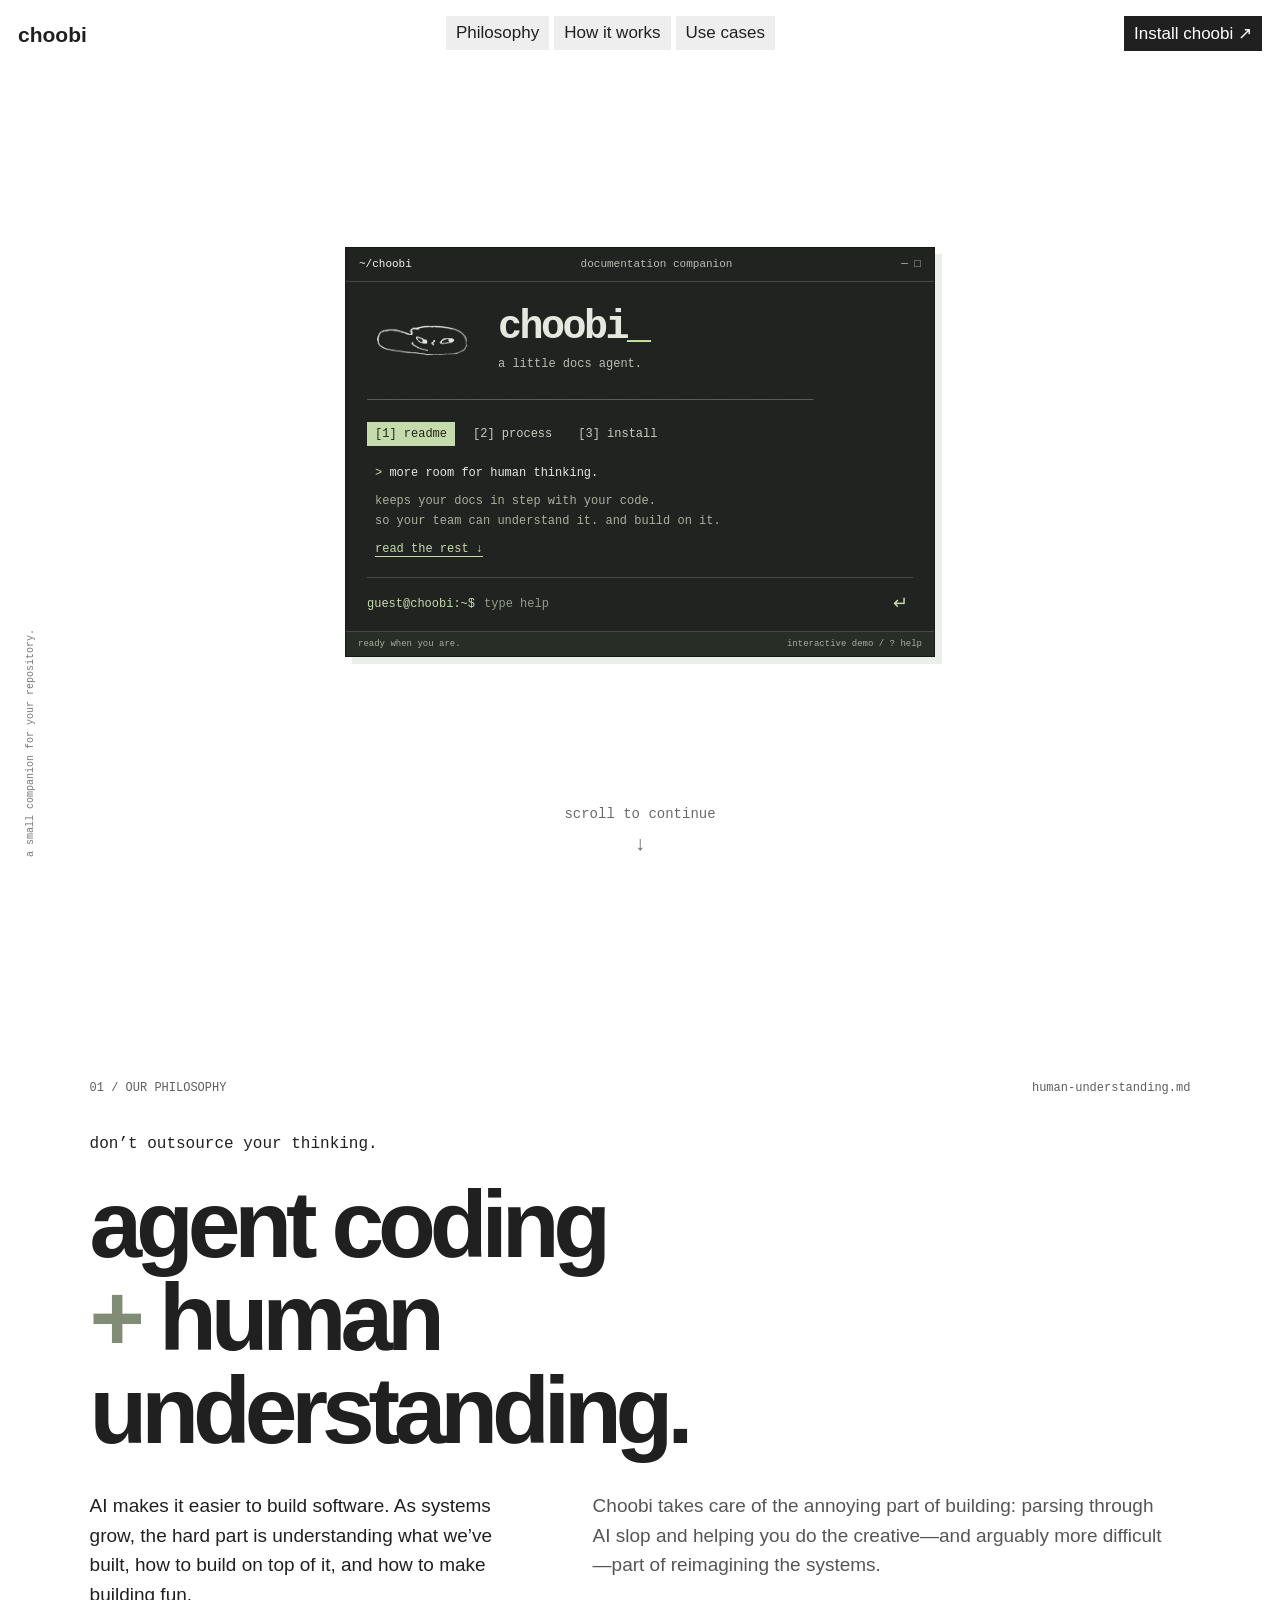
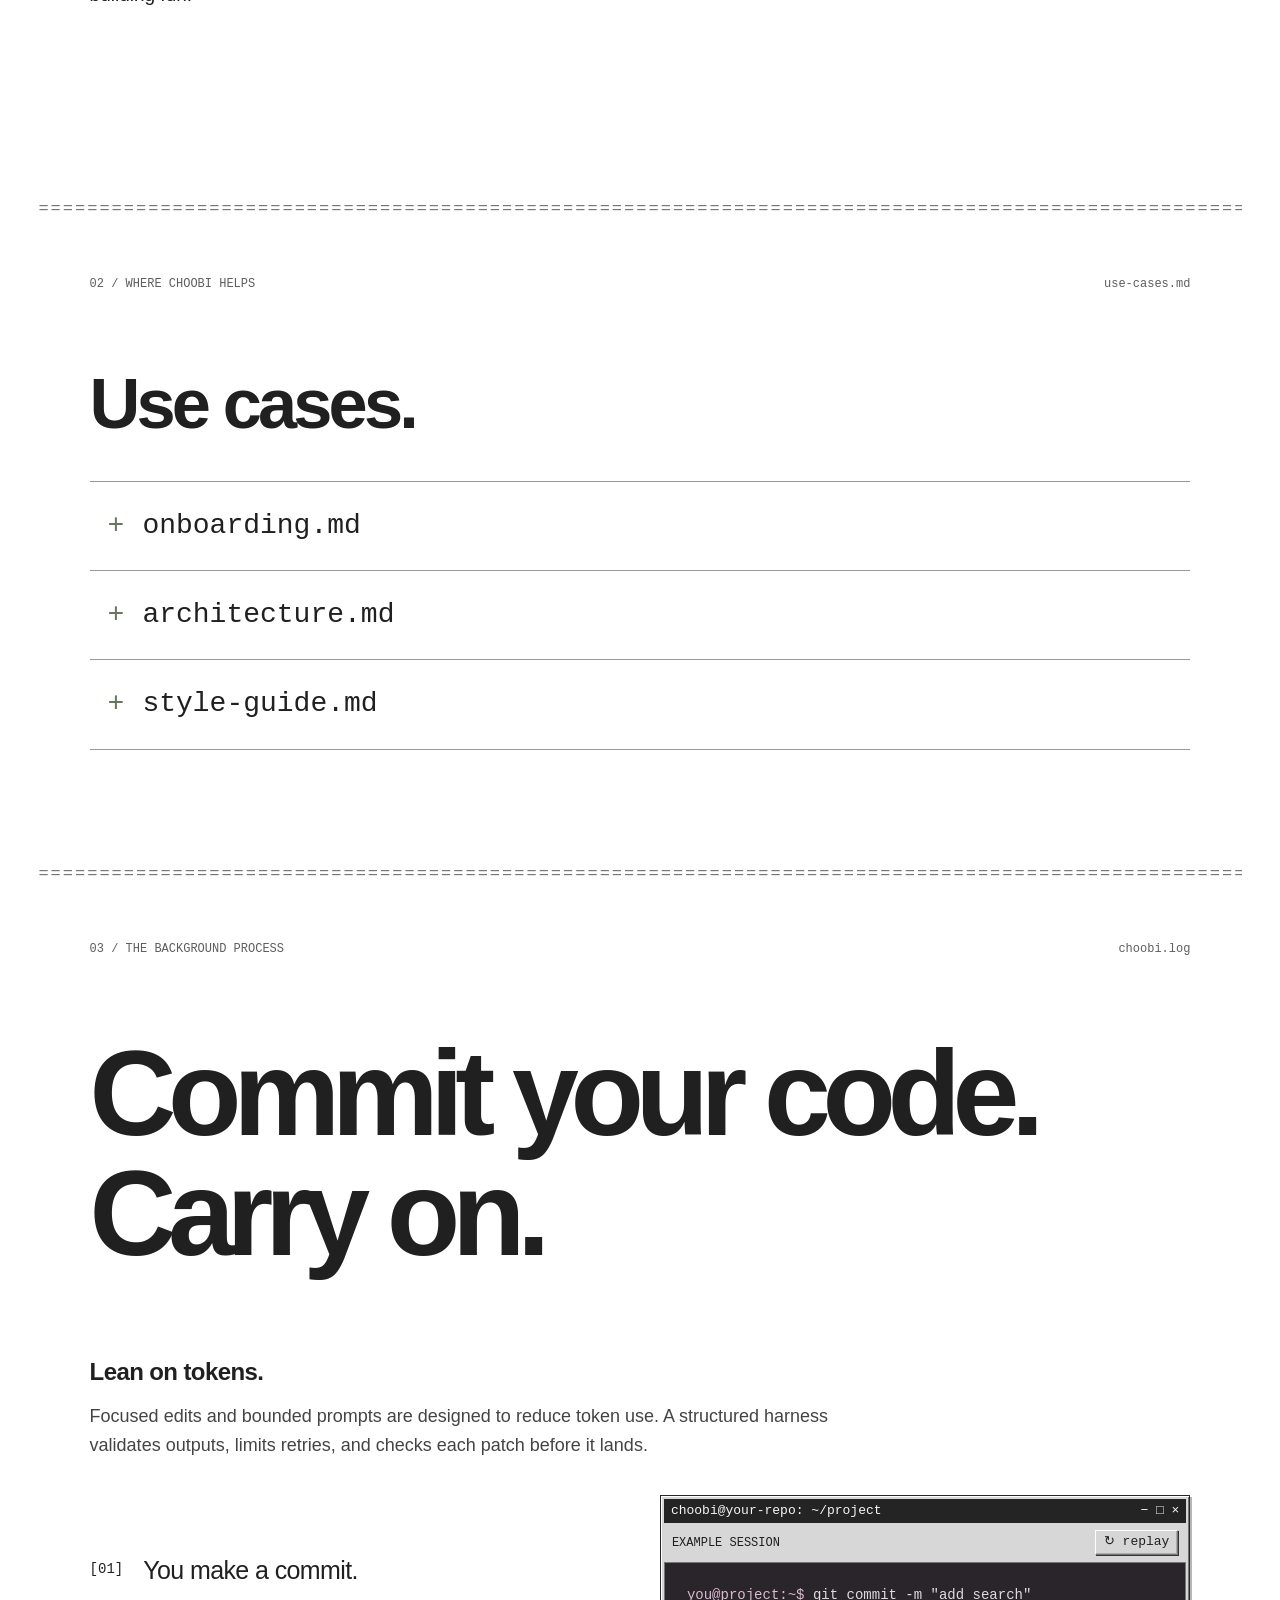
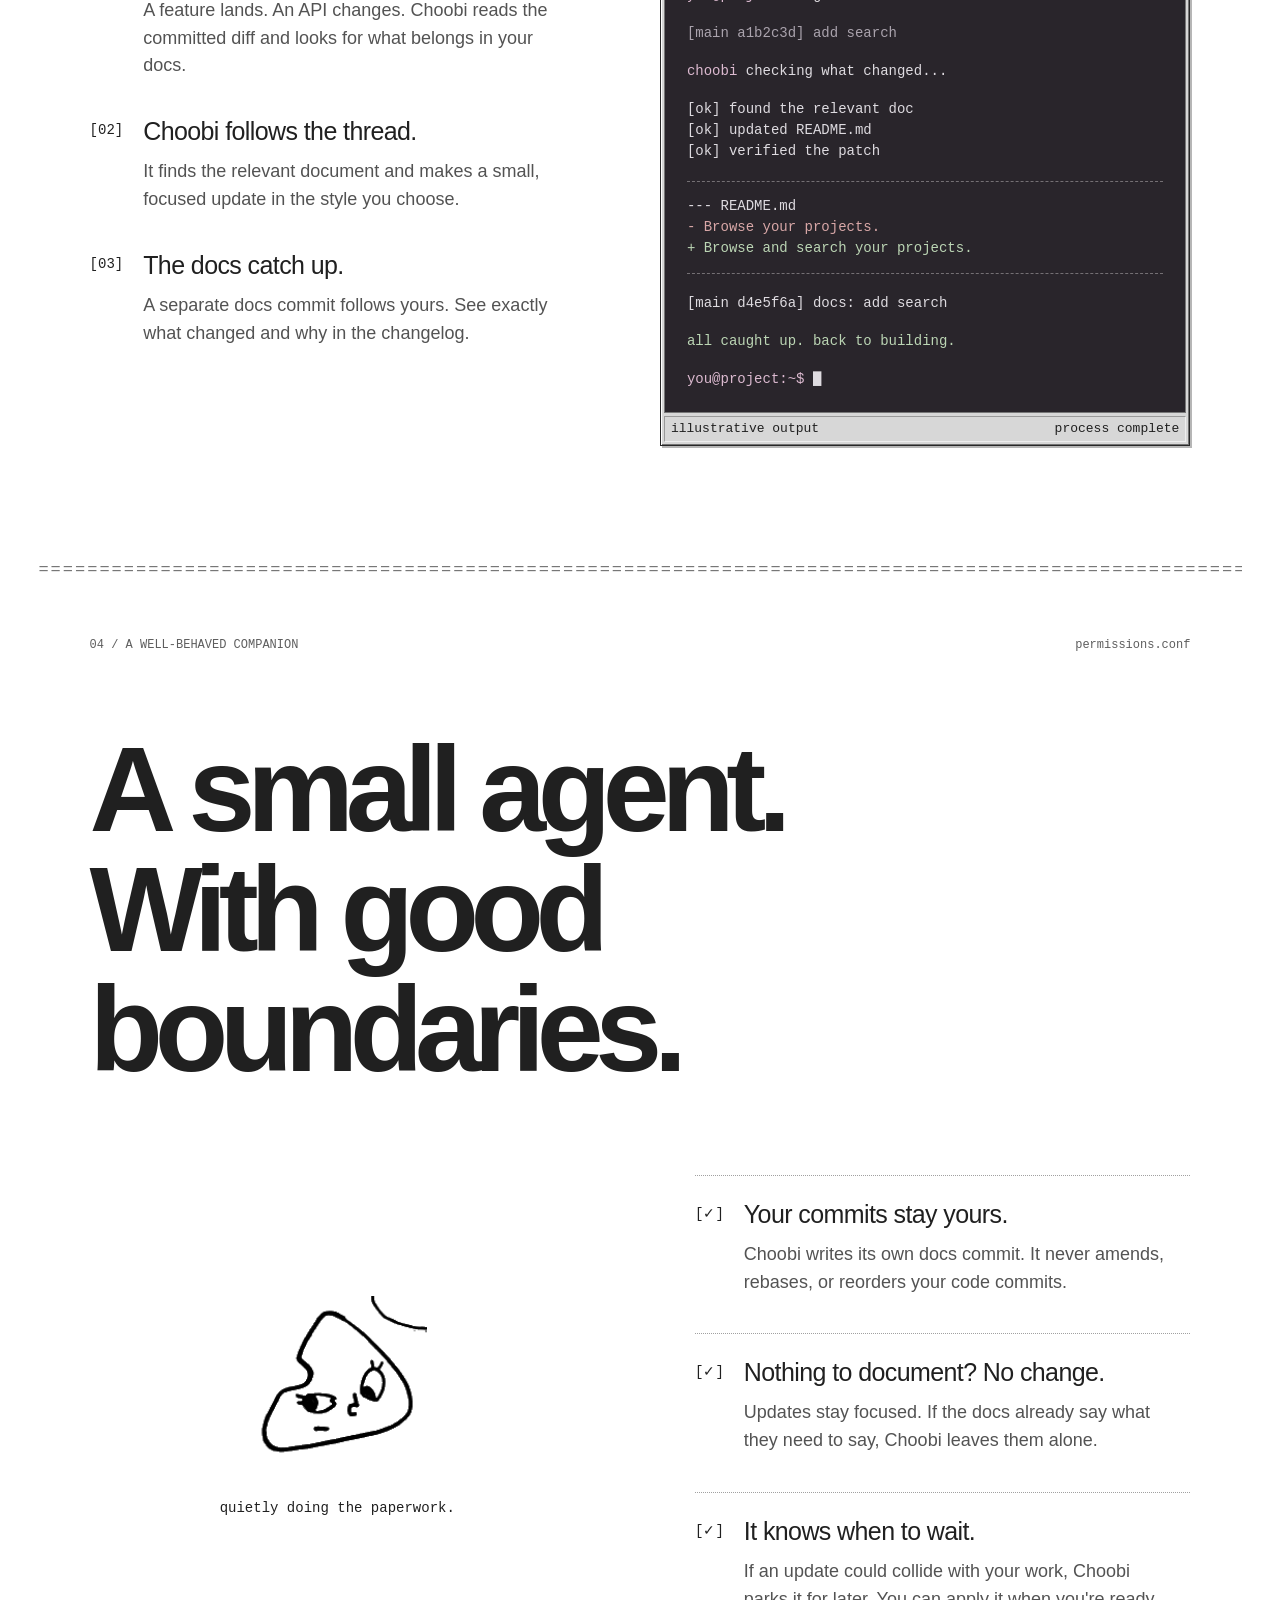
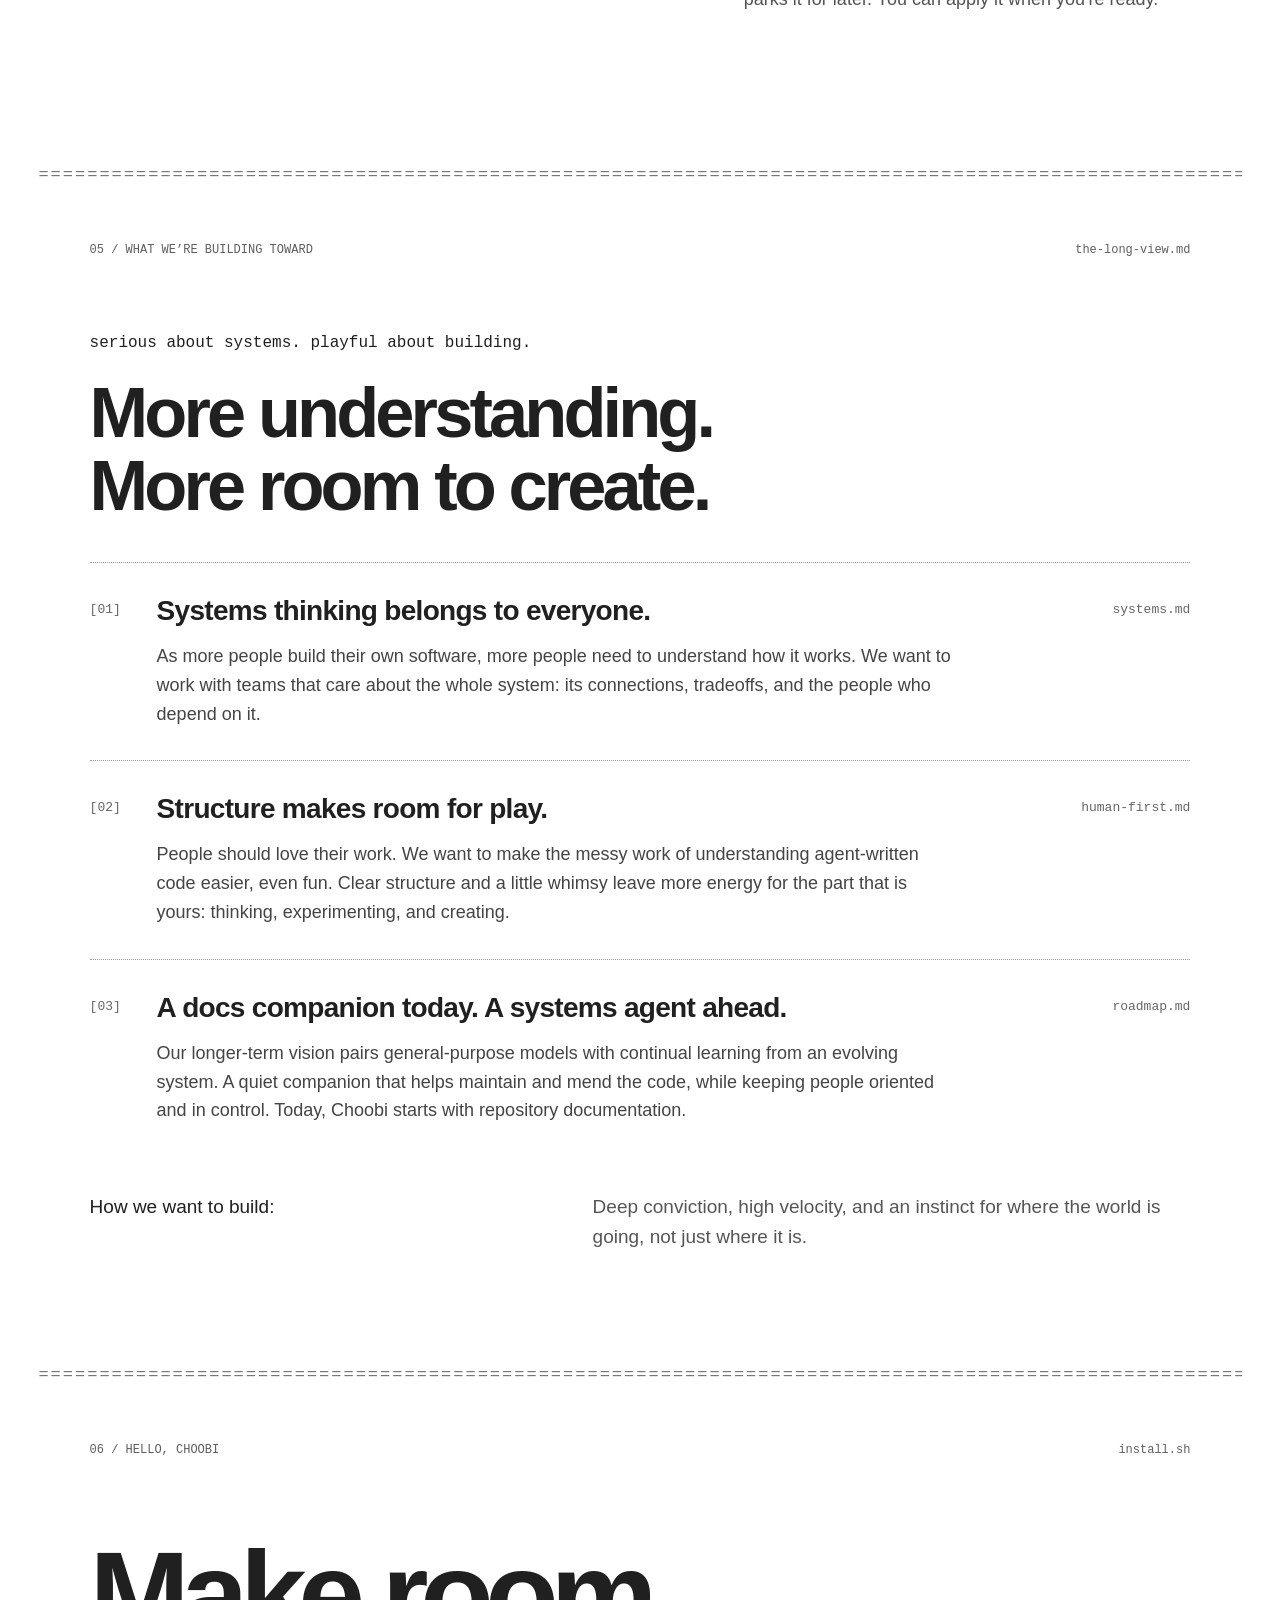
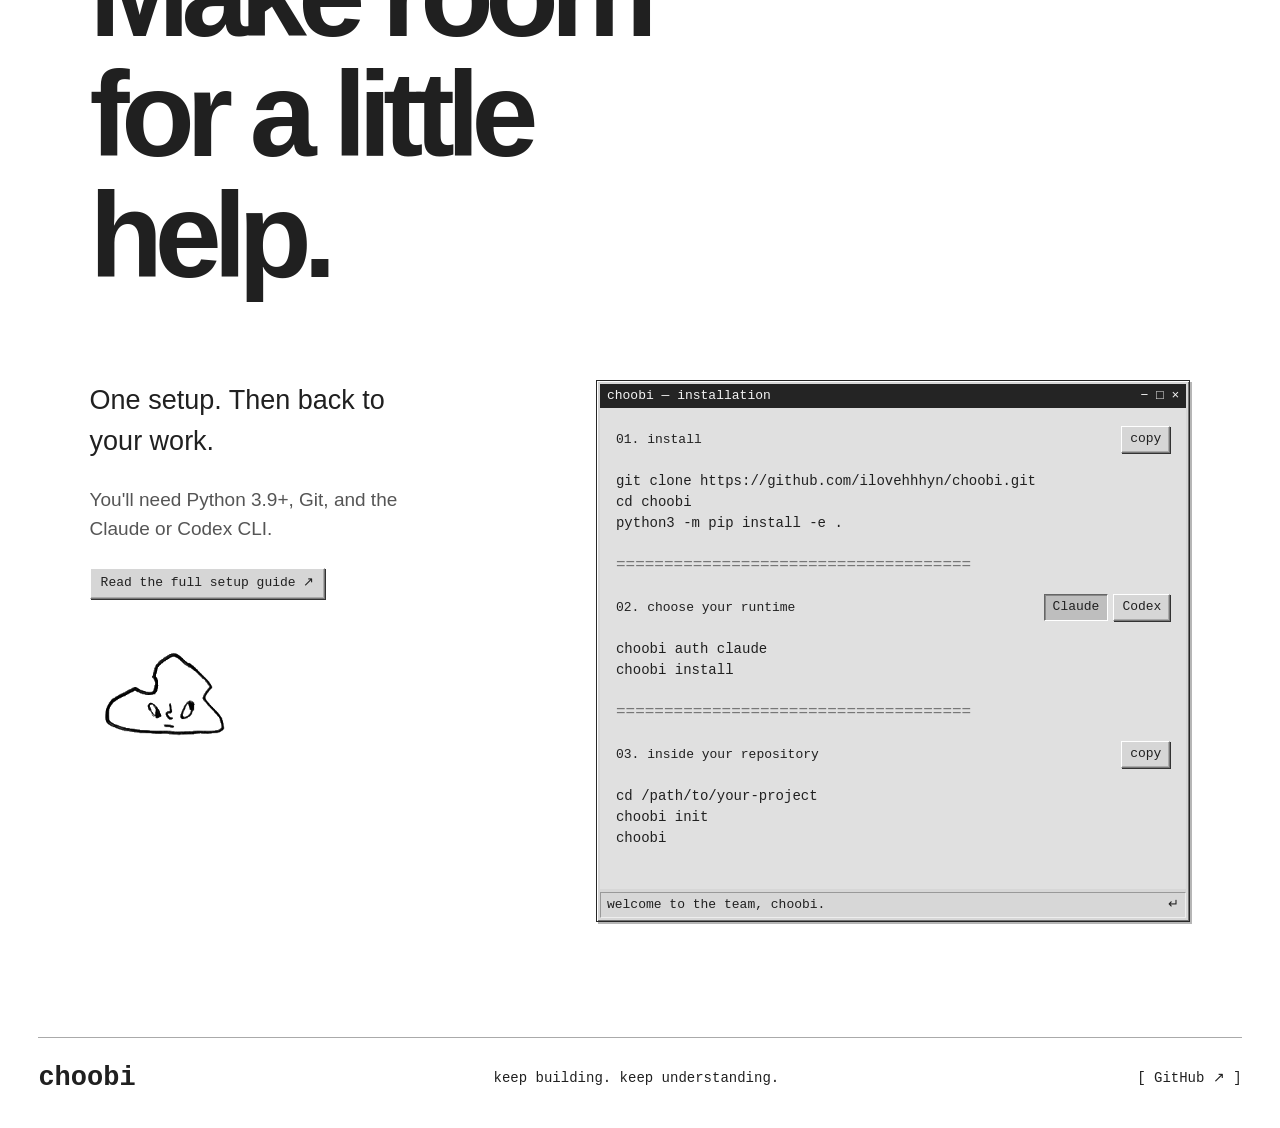
<file: index.html>
<!doctype html>
<html lang="en"><head><meta charset="UTF-8"><meta name="viewport" content="width=device-width,initial-scale=1"><meta name="description" content="Choobi keeps repository documentation in step with your code, so your team can understand complex systems, share context, and keep creating."><title>choobi — keep building. keep understanding.</title><link rel="stylesheet" href="style.da49f29218da.css"><link rel="icon" href="assets/face-1.png"></head><body>
<header class="nav"><a class="brand" href="#">choobi</a><nav aria-label="Main navigation"><a href="#about">Philosophy</a><a href="#workflow">How it works</a><a href="#use-cases">Use cases</a></nav><a class="nav-install" href="#install">Install choobi ↗</a></header>
<main><section class="desktop" aria-label="Meet Choobi"><div class="tui" aria-label="Choobi interactive terminal demo"><div class="tui-top"><span>~/choobi</span><span>documentation companion</span><span aria-hidden="true">─ □</span></div><div class="tui-heading"><button id="pet" aria-label="Say hello to Choobi"><img id="hero-face" src="assets/face-1.png" alt="Choobi's hand-drawn face"></button><div><h1>choobi<span class="tui-cursor" aria-hidden="true">_</span></h1><p>a little docs agent.</p></div></div><div class="tui-divider" aria-hidden="true">──────────────────────────────────────────────────────────────</div><div class="tui-nav" role="group" aria-label="Explore Choobi"><button data-screen="about" aria-pressed="true">[1] readme</button><button data-screen="workflow" aria-pressed="false">[2] process</button><button data-screen="install" aria-pressed="false">[3] install</button></div><div class="tui-panel" id="tui-panel" aria-live="polite"><p><span class="tui-mark">&gt;</span> more room for human thinking.</p><p class="tui-muted">keeps your docs in step with your code.<br>so your team can understand it. and build on it.</p><a id="tui-link" href="#about">read the rest ↓</a></div><form id="tui-form" class="tui-command"><label for="tui-input">guest@choobi:~$</label><input id="tui-input" autocomplete="off" autocapitalize="off" spellcheck="false" placeholder="type help" maxlength="80" aria-label="Try a demo command, such as help or hello"><button type="submit" aria-label="Run demo command">↵</button></form><div class="tui-status"><span id="hello" aria-live="polite">ready when you are.</span><span>interactive demo / ? help</span></div></div><a class="scroll-cue" href="#about">scroll to continue<br><span>↓</span></a><span class="desktop-note">a small companion for your repository.</span></section>
<section class="page-section philosophy" id="about"><div class="section-meta"><span>01 / OUR PHILOSOPHY</span><span>human-understanding.md</span></div><p class="philosophy-kicker">don’t outsource your thinking.</p><h2 aria-label="agent coding + human understanding">agent coding<br><span class="philosophy-plus">+</span> human<br>understanding.</h2><div class="philosophy-bottom"><p>AI makes it easier to build software. As systems grow, the hard part is understanding what we’ve built, how to build on top of it, and how to make building fun.</p><p>Choobi takes care of the annoying part of building: parsing through AI slop and helping you do the creative—and arguably more difficult—part of reimagining the systems.</p></div></section>
<div class="ascii-divider" aria-hidden="true">================================================================================================================================================================================</div>
<section class="page-section use-cases" id="use-cases"><div class="section-meta"><span>02 / WHERE CHOOBI HELPS</span><span>use-cases.md</span></div><h2>Use cases.</h2><div class="file-list">
<details><summary>onboarding.md</summary><div class="file-content"><h3>The internal docs people actually need.</h3><p>Make the system legible to the people building it—and the next person joining. Track versions, explain how the pieces fit, and preserve context across architecture, workflows, onboarding, and API updates.</p></div></details>
<details><summary>architecture.md</summary><div class="file-content"><h3>Help agents and humans understand the system.</h3><p>Markdown files are often an agent’s first point of reference. Keeping the architecture documented helps agents understand how the system fits together—and helps your team notice redundancies, contradictions, and places to simplify.</p></div></details>
<details><summary>style-guide.md</summary><div class="file-content"><h3>Standardize how your team understands.</h3><p>Choose a shared tone and structure, or start with Choobi’s defaults. Keep internal docs consistent and readable at a glance, so everyone can follow what changed and how the pieces fit.</p></div></details>
</div></section>
<div class="ascii-divider" aria-hidden="true">================================================================================================================================================================================</div>
<section class="page-section workflow" id="workflow"><div class="section-meta"><span>03 / THE BACKGROUND PROCESS</span><span>choobi.log</span></div><h2>Commit your code.<br>Carry on.</h2><div class="token-note"><h3>Lean on tokens.</h3><p>Focused edits and bounded prompts are designed to reduce token use. A structured harness validates outputs, limits retries, and checks each patch before it lands.</p></div><div class="workflow-grid"><div class="steps"><article><span>[01]</span><div><h3>You make a commit.</h3><p>A feature lands. An API changes. Choobi reads the committed diff and looks for what belongs in your docs.</p></div></article><article><span>[02]</span><div><h3>Choobi follows the thread.</h3><p>It finds the relevant document and makes a small, focused update in the style you choose.</p></div></article><article><span>[03]</span><div><h3>The docs catch up.</h3><p>A separate docs commit follows yours. See exactly what changed and why in the changelog.</p></div></article></div><div class="window terminal-window"><div class="titlebar"><span>choobi@your-repo: ~/project</span><span aria-hidden="true">− □ ×</span></div><div class="terminal-toolbar"><span>EXAMPLE SESSION</span><button id="replay" class="retro-button">↻ replay</button></div><div class="terminal-screen" id="demo" aria-live="polite"><p><span class="prompt">you@project:~$</span> git commit -m "add search"</p><p class="muted">[main a1b2c3d] add search</p><p><span class="prompt">choobi</span> checking what changed...</p><p>  [ok] found the relevant doc<br>  [ok] updated README.md<br>  [ok] verified the patch</p><div class="terminal-diff"><span>--- README.md</span><del>- Browse your projects.</del><ins>+ Browse and search your projects.</ins></div><p>[main d4e5f6a] docs: add search</p><p class="terminal-success">all caught up. back to building.</p><p><span class="prompt">you@project:~$</span> <span class="cursor">█</span></p></div><div class="statusbar"><span>illustrative output</span><span>process complete</span></div></div></div></section>
<div class="ascii-divider" aria-hidden="true">================================================================================================================================================================================</div>
<section class="page-section boundaries" id="boundaries"><div class="section-meta"><span>04 / A WELL-BEHAVED COMPANION</span><span>permissions.conf</span></div><h2>A small agent.<br>With good<br>boundaries.</h2><div class="boundary-grid"><div class="boundary-illustration"><img src="assets/face-13.png" alt="Choobi quietly keeping an eye on the docs"><p>quietly doing the paperwork.</p></div><div class="rules"><article><span>[✓]</span><div><h3>Your commits stay yours.</h3><p>Choobi writes its own docs commit. It never amends, rebases, or reorders your code commits.</p></div></article><article><span>[✓]</span><div><h3>Nothing to document? No change.</h3><p>Updates stay focused. If the docs already say what they need to say, Choobi leaves them alone.</p></div></article><article><span>[✓]</span><div><h3>It knows when to wait.</h3><p>If an update could collide with your work, Choobi parks it for later. You can apply it when you're ready.</p></div></article></div></div></section>
<div class="ascii-divider" aria-hidden="true">================================================================================================================================================================================</div>
<section class="page-section use-cases vision" id="vision"><div class="section-meta"><span>05 / WHAT WE’RE BUILDING TOWARD</span><span>the-long-view.md</span></div><p class="philosophy-kicker">serious about systems. playful about building.</p><h2>More understanding.<br>More room to create.</h2><div class="use-case-list"><article><span class="case-number">[01]</span><div><h3>Systems thinking belongs to everyone.</h3><p>As more people build their own software, more people need to understand how it works. We want to work with teams that care about the whole system: its connections, tradeoffs, and the people who depend on it.</p></div><span class="case-file">systems.md</span></article><article><span class="case-number">[02]</span><div><h3>Structure makes room for play.</h3><p>People should love their work. We want to make the messy work of understanding agent-written code easier, even fun. Clear structure and a little whimsy leave more energy for the part that is yours: thinking, experimenting, and creating.</p></div><span class="case-file">human-first.md</span></article><article><span class="case-number">[03]</span><div><h3>A docs companion today. A systems agent ahead.</h3><p>Our longer-term vision pairs general-purpose models with continual learning from an evolving system. A quiet companion that helps maintain and mend the code, while keeping people oriented and in control. Today, Choobi starts with repository documentation.</p></div><span class="case-file">roadmap.md</span></article></div><div class="philosophy-bottom"><p>How we want to build:</p><p>Deep conviction, high velocity, and an instinct for where the world is going, not just where it is.</p></div></section>
<div class="ascii-divider" aria-hidden="true">================================================================================================================================================================================</div>
<section class="page-section install" id="install"><div class="section-meta"><span>06 / HELLO, CHOOBI</span><span>install.sh</span></div><h2>Make room<br>for a little<br>help.</h2><div class="install-grid"><div class="install-copy"><p>One setup. Then back to your work.</p><p>You'll need Python 3.9+, Git, and the Claude or Codex CLI.</p><a class="retro-button" href="https://github.com/ilovehhhyn/choobi#install">Read the full setup guide ↗</a><img src="assets/face-18.png" alt="Choobi says hello"></div><div class="window setup-window"><div class="titlebar"><span>choobi — installation</span><span aria-hidden="true">− □ ×</span></div><div class="setup-content"><div class="code-label"><span>01. install</span><button class="retro-button copy" data-copy="install-code">copy</button></div><pre id="install-code">git clone https://github.com/ilovehhhyn/choobi.git
cd choobi
python3 -m pip install -e .</pre><div class="mini-divider" aria-hidden="true">=====================================</div><div class="code-label"><span>02. choose your runtime</span><div class="runtime-tabs" role="group" aria-label="Runtime"><button class="retro-button" aria-pressed="true" data-runtime="claude">Claude</button><button class="retro-button" aria-pressed="false" data-runtime="codex">Codex</button></div></div><pre id="runtime-code">choobi auth claude
choobi install</pre><div class="mini-divider" aria-hidden="true">=====================================</div><div class="code-label"><span>03. inside your repository</span><button class="retro-button copy" data-copy="repo-code">copy</button></div><pre id="repo-code">cd /path/to/your-project
choobi init
choobi</pre></div><div class="statusbar"><span id="copy-status" aria-live="polite">welcome to the team, choobi.</span><span>↵</span></div></div></div></section></main>
<footer><a href="#">choobi</a><span>keep building. keep understanding.</span><a href="https://github.com/ilovehhhyn/choobi">[ GitHub ↗ ]</a></footer><script src="app.f30dc79935a1.js"></script></body></html>
</file>
<file: style.da49f29218da.css>
:root{--ink:#202020;--paper:#fff;--gray:#d7d7d7;--mono:'SFMono-Regular',Consolas,'Liberation Mono',monospace;--sans:Arial,Helvetica,sans-serif}*{box-sizing:border-box}html{scroll-behavior:smooth;scroll-padding-top:40px}body{margin:0;background:var(--paper);color:var(--ink);font-family:var(--sans)}a{color:inherit;text-decoration:none}button{font:inherit;color:inherit;cursor:pointer}button,a{-webkit-tap-highlight-color:transparent}a:focus-visible,button:focus-visible{outline:2px dashed #9d3f88;outline-offset:5px}.nav{position:absolute;top:16px;left:18px;right:18px;display:flex;justify-content:space-between;align-items:start;gap:20px;z-index:5}.nav a{display:block;background:#eee;padding:7px 10px;font-size:17px}.nav .brand{font-weight:700;font-size:21px;background:#fff;padding-left:0}.nav nav{display:flex;gap:5px}.nav .nav-install{background:var(--ink);color:white}.nav a:hover{background:#d5d5d5;color:#111}.desktop{min-height:740px;height:100svh;position:relative;display:grid;place-items:center;padding:110px 20px 130px}.window{background:var(--gray);border:1px solid #272727;padding:3px;box-shadow:inset 1px 1px #fff,inset -1px -1px #737373,2px 2px 0 #b6b6b6;font-family:var(--mono)}.welcome-window{width:356px;max-width:100%;transform:translateY(18px)}.titlebar{display:flex;justify-content:space-between;align-items:center;gap:15px;background:#242424;color:#f5f5f5;padding:5px 7px;font:16px/1.1 var(--mono)}.titlebar>span:last-child{white-space:nowrap}.window-menu{font:14px var(--mono);padding:6px 8px;border-bottom:1px solid #a2a2a2}.welcome-content{display:flex;flex-direction:column;align-items:center;padding:23px 12px 24px}.welcome-content button{background:none;border:0;padding:0;width:150px;height:71px}.welcome-content img{width:100%;height:100%;object-fit:contain;mix-blend-mode:multiply;transition:transform .18s}.welcome-content button:hover img{transform:rotate(-6deg)}.welcome-content h1{font:700 35px var(--mono);margin:8px 0 3px;letter-spacing:-1px}.welcome-content p{font:16px var(--mono);margin:0 0 23px}.retro-button{display:inline-block;border:1px solid #777;border-top-color:white;border-left-color:white;background:#d6d6d6;box-shadow:1px 1px 0 #333,inset -1px -1px #aaa;padding:7px 10px;font:15px/1.15 var(--mono);border-radius:0}.retro-button:hover{background:#e9e9e9}.retro-button:active,.retro-button[aria-pressed=true]{border-color:#666;border-bottom-color:white;border-right-color:white;box-shadow:inset 1px 1px #888;background:#bebebe}.statusbar{margin-top:3px;display:flex;justify-content:space-between;gap:12px;padding:4px 6px;border:1px solid #999;border-bottom-color:#eee;border-right-color:#eee;font:13px/1.2 var(--mono)}.scroll-cue{position:absolute;bottom:37px;left:50%;transform:translateX(-50%);font:14px/1.8 var(--mono);text-align:center;color:#696969}.scroll-cue span{font-size:20px}.desktop-note{position:absolute;bottom:43px;left:25px;font:12px var(--mono);color:#777;writing-mode:vertical-rl;transform:rotate(180deg)}.page-section{max-width:1480px;margin:auto;padding:60px 7% 115px;position:relative}.section-meta{display:flex;justify-content:space-between;gap:20px;font:14px var(--mono);margin-bottom:77px;color:#5e5e5e}.statement{padding-top:32px}.statement:before,.statement:after{content:'';position:absolute;top:0;width:11px;height:11px;border-top:1px solid #888}.statement:before{left:3%;border-left:1px solid #888}.statement:after{right:3%;border-right:1px solid #888}.intro-label{text-align:center;font-size:17px;margin-bottom:45px}.statement h2{font-size:clamp(68px,10.8vw,168px);text-align:center;line-height:.97;letter-spacing:-.075em;font-weight:700;margin:0}.statement-bottom{display:flex;align-items:center;justify-content:space-between;gap:60px;max-width:930px;margin:75px auto 0}.statement-bottom img{width:185px;height:125px;object-fit:contain}.statement-bottom p{font-size:23px;line-height:1.5;max-width:630px;margin:0}.ascii-divider{margin:0 3%;white-space:nowrap;overflow:hidden;font:17px/1 var(--mono);letter-spacing:2px;color:#777;user-select:none}.workflow h2,.boundaries h2,.install h2{font-size:clamp(64px,9.4vw,144px);line-height:1;letter-spacing:-.07em;margin:0 0 85px;font-weight:700}.workflow-grid{display:grid;grid-template-columns:1fr 1.1fr;gap:8%;align-items:center}.steps article,.rules article{display:flex;gap:20px;margin-bottom:37px}.steps article>span,.rules article>span{font:17px var(--mono);padding-top:5px}.steps h3,.rules h3{font-weight:500;font-size:25px;letter-spacing:-.6px;margin:0 0 12px}.steps p,.rules p{font-size:18px;line-height:1.55;margin:0;max-width:430px;color:#535353}.terminal-toolbar{padding:7px 8px;display:flex;justify-content:space-between;align-items:center;font:12px var(--mono)}.terminal-toolbar button{font-size:13px;padding:4px 8px}.terminal-screen{background:#29252b;color:#dedbe0;padding:22px;font:16px/1.5 var(--mono);min-height:402px;border:1px solid #777;overflow-wrap:anywhere}.terminal-screen p{margin:0 0 17px}.terminal-screen p:last-child{margin-bottom:0}.prompt{color:#dcbad0}.muted{color:#aaa3ad}.terminal-diff{border-top:1px dashed #747074;border-bottom:1px dashed #747074;padding:14px 0;margin:19px 0}.terminal-diff>*{display:block;text-decoration:none}.terminal-diff del{color:#d8a7a7}.terminal-diff ins,.terminal-success{color:#bbd5b4}.cursor{animation:blink 1.1s steps(1) infinite}.boundary-grid{display:grid;grid-template-columns:1fr 1fr;gap:10%;align-items:center}.boundary-illustration{text-align:center}.boundary-illustration img{width:270px;max-width:85%;height:170px;object-fit:contain}.boundary-illustration p{font:14px var(--mono);margin-top:30px}.rules article{border-top:1px dotted #a1a1a1;padding-top:24px}.install-grid{display:grid;grid-template-columns:.8fr 1.2fr;gap:10%;align-items:start}.install-copy>p:first-child{font-size:27px;color:var(--ink)}.install-copy p{font-size:19px;line-height:1.5;color:#555;max-width:340px;margin:0 0 25px}.install-copy img{display:block;width:150px;height:100px;object-fit:contain;margin-top:45px}.setup-content{padding:18px 16px;background:#e0e0e0}.code-label{display:flex;align-items:center;justify-content:space-between;gap:12px;font:16px var(--mono)}.runtime-tabs{display:flex;gap:5px}.code-label button{font-size:13px;padding:5px 8px}pre{font:16px/1.5 var(--mono);white-space:pre-wrap;overflow-wrap:anywhere;margin:18px 0 22px}.mini-divider{overflow:hidden;white-space:nowrap;font:16px var(--mono);color:#777;margin:0 0 20px}.setup-window,.install-grid>div,.workflow-grid>div{min-width:0}footer{border-top:1px solid #aaa;margin:0 3%;padding:25px 0 35px;display:flex;justify-content:space-between;align-items:center;gap:20px;font:14px var(--mono)}footer>a:first-child{font-size:27px;font-weight:700}@keyframes blink{50%{opacity:0}}@media(min-width:1600px){.desktop{max-height:1100px}}@media(max-width:900px){.page-section{padding-left:6%;padding-right:6%}.workflow-grid,.install-grid{grid-template-columns:1fr;gap:30px}.terminal-window{max-width:620px;width:100%;justify-self:center}.boundary-grid{gap:5%}.statement-bottom{gap:25px}.statement-bottom p{font-size:20px}.install-copy img{display:none}.install-copy p{max-width:100%}.setup-window{width:100%;max-width:650px}.workflow h2,.boundaries h2,.install h2{margin-bottom:55px}.nav a{font-size:15px}}@media(max-width:600px){.nav{left:12px;right:12px;top:12px;gap:12px;flex-wrap:wrap}.nav nav{order:3;justify-content:center;width:100%;gap:4px}.nav nav a{font-size:14px;padding:5px 9px}.nav .brand{font-size:20px}.nav .nav-install{font-size:14px}.desktop{height:100svh;min-height:660px;padding:130px 22px}.welcome-window{width:320px;transform:none}.desktop-note{display:none}.welcome-content{padding:20px 9px}.welcome-content .retro-button{font-size:14px}.page-section{padding:42px 6% 65px}.section-meta{font-size:12px;margin-bottom:45px}.intro-label{font-size:14px;line-height:1.5;max-width:270px;margin:0 auto 35px}.statement h2{font-size:clamp(49px,12.5vw,75px);letter-spacing:-.065em}.statement-bottom{flex-direction:column;gap:20px;margin-top:45px}.statement-bottom img{width:110px;height:65px;align-self:flex-start}.statement-bottom p{font-size:19px}.workflow h2,.boundaries h2,.install h2{font-size:clamp(49px,12vw,72px);letter-spacing:-.065em;margin-bottom:43px}.steps article,.rules article{gap:13px}.steps h3,.rules h3{font-size:22px}.steps p,.rules p{font-size:17px}.terminal-screen{font-size:14px;padding:15px;min-height:390px}.titlebar{font-size:14px}.boundary-grid{grid-template-columns:1fr;gap:35px}.boundary-illustration img{width:150px;height:100px}.boundary-illustration p{margin-top:15px}.code-label{font-size:14px;flex-wrap:wrap}.setup-content{padding:16px 12px}pre{font-size:14px}.statusbar{font-size:12px}.install-copy>p:first-child{font-size:23px}footer{flex-wrap:wrap;font-size:12px}footer>span{order:3;width:100%}.ascii-divider{font-size:14px}}@media(prefers-reduced-motion:reduce){html{scroll-behavior:auto}*,*:before,*:after{animation:none!important;transition:none!important}}

/* The opening is a small, functional terminal demo. */
.desktop{min-height:760px}.tui{width:590px;max-width:100%;background:#202320;color:#e5e8df;padding:0 21px;font:12px/1.6 var(--mono);border:1px solid #151815;box-shadow:7px 7px 0 #eceeeb;transform:translateY(12px)}.tui-top{display:flex;justify-content:space-between;gap:15px;margin:0 -21px;padding:8px 13px;border-bottom:1px solid #454b43;color:#b8beb3;font-size:11px}.tui-top>span:first-child{color:#f5f6f1}.tui-heading{display:flex;align-items:center;gap:25px;padding:25px 4px 17px}.tui-heading #pet{width:102px;height:67px;padding:0;border:0;background:none;flex-shrink:0}.tui-heading img{height:100%;width:100%;object-fit:contain;filter:invert(1);opacity:.88;transition:transform .15s}.tui-heading button:hover img{transform:rotate(-7deg)}.tui-heading h1{font:700 40px/1 var(--mono);letter-spacing:-2.5px;margin:0 0 7px}.tui-heading p{margin:0;color:#b8beb3;font-size:12px}.tui-cursor{color:#cae59e}.tui-divider{overflow:hidden;white-space:nowrap;color:#62695d;font-size:12px}.tui-nav{display:flex;gap:10px;margin:12px 0 8px}.tui-nav button{font:12px var(--mono);background:none;border:0;padding:5px 8px;color:#c7cec0}.tui-nav button[aria-pressed=true]{background:#c6dbac;color:#20251b}.tui-nav button:hover{box-shadow:inset 0 -1px #c6dbac}.tui-panel{min-height:123px;padding:2px 8px 12px;font:12px/1.65 var(--mono)}.tui-panel p{margin:8px 0}.tui-mark{color:#c6dbac}.tui-muted{color:#a8b09f}.tui-panel a{color:#c6dbac;text-decoration:underline;text-underline-offset:4px}.tui-command{border-top:1px solid #454b43;display:flex;align-items:center;gap:9px;padding:12px 0;color:#c6dbac}.tui-command label{white-space:nowrap}.tui-command input{min-width:0;width:100%;font:12px var(--mono);background:none;border:0;color:#f1f4ed;outline:none;padding:4px 0;border-bottom:1px solid transparent;border-radius:0}.tui-command input:focus{border-bottom-color:#8c9a7a}.tui-command input::placeholder{color:#929b89}.tui-command button{background:none;border:0;color:#c6dbac;font-size:18px;padding:0 5px}.tui-status{display:flex;justify-content:space-between;gap:12px;margin:0 -21px;padding:5px 12px;border-top:1px solid #454b43;font-size:9px;color:#a8b09f;background:#282d26}.tui a:focus-visible,.tui button:focus-visible{outline-color:#d6efb7}.statement h2{letter-spacing:-.065em}.terminal-screen{font-size:14px}.section-meta{font-size:12px}.steps article>span,.rules article>span{font-size:14px}.titlebar{font-size:13px}pre{font-size:14px}.retro-button{font-size:13px}.code-label{font-size:13px}.desktop-note{font-size:10px}
@media(max-width:600px){.desktop{min-height:680px;padding-left:14px;padding-right:14px}.tui{padding:0 13px;transform:none}.tui-top{margin:0 -13px;padding:7px 9px;font-size:9px;gap:7px}.tui-top>span:nth-child(2){display:none}.tui-heading{gap:16px;padding:20px 2px 13px}.tui-heading #pet{width:75px;height:53px}.tui-heading h1{font-size:32px}.tui-heading p{font-size:10px}.tui-nav{gap:3px}.tui-nav button{font-size:10px;padding:6px 5px}.tui-panel{font-size:11px;min-height:145px;padding-left:4px;padding-right:4px}.tui-command{font-size:10px;gap:5px}.tui-command input{font-size:11px}.tui-status{margin:0 -13px;padding:6px 9px;font-size:9px}.tui-status>span:last-child{display:none}.statement h2{font-size:clamp(43px,11.9vw,70px)}.workflow h2,.boundaries h2,.install h2{font-size:clamp(43px,11.5vw,70px)}.terminal-screen{font-size:12px}.titlebar{font-size:11px}pre{font-size:12px}.code-label{font-size:12px}.code-label button{font-size:11px}}
.desktop{grid-template-columns:minmax(0,1fr)}.tui{min-width:0;width:min(590px,100%)}

/* Narrative screens: philosophy, three principles, then concrete uses. */
.philosophy,.benefits{min-height:100svh;display:flex;flex-direction:column;justify-content:center;padding-top:55px;padding-bottom:65px}.philosophy .section-meta,.benefits .section-meta{margin-bottom:40px}.philosophy-kicker{font:16px var(--mono);margin:0 0 25px}.philosophy h2{font-size:clamp(58px,7.4vw,112px);font-weight:700;line-height:.98;letter-spacing:-.065em;margin:0}.philosophy-plus{color:#818c74}.philosophy-bottom{display:grid;grid-template-columns:1fr 1.35fr;gap:7%;margin-top:35px;max-width:1080px}.philosophy-bottom p{font-size:19px;line-height:1.55;margin:0}.philosophy-bottom p:last-child{color:#555}.benefits h2,.use-cases h2{font-size:clamp(44px,5.5vw,80px);font-weight:700;line-height:1.03;letter-spacing:-.055em;margin:0 0 40px}.benefit-grid{display:grid;grid-template-columns:repeat(3,minmax(0,1fr));border-top:1px solid #999;border-bottom:1px solid #999}.benefit-grid article{padding:25px 25px 25px 0;display:flex;flex-direction:column}.benefit-grid article+article{border-left:1px dotted #aaa;padding-left:25px}.benefit-label{font:12px var(--mono);color:#666;margin-bottom:25px}.benefit-grid h3{font-size:30px;line-height:1.08;letter-spacing:-1px;margin:0 0 18px}.benefit-grid p{font-size:16px;line-height:1.6;margin:0 0 24px;color:#555}.benefit-grid code{font:12px var(--mono);margin-top:auto}.use-case-list article{display:grid;grid-template-columns:45px 1fr 150px;gap:22px;padding:32px 0;border-top:1px dotted #999}.case-number,.case-file{font:13px var(--mono);color:#666;padding-top:7px}.case-file{text-align:right}.use-case-list h3{font-size:28px;letter-spacing:-.7px;margin:0 0 15px}.use-case-list p{font-size:18px;line-height:1.6;margin:0;max-width:800px;color:#444}.use-case-list .case-note{font-size:15px;color:#666;margin-top:18px}.case-note a{text-decoration:underline;text-underline-offset:3px}
@media(max-width:700px){.philosophy,.benefits{min-height:auto;padding-top:45px;padding-bottom:55px}.philosophy h2{font-size:clamp(42px,10.7vw,68px)}.philosophy-kicker{font-size:13px}.philosophy-bottom{grid-template-columns:1fr;gap:18px;margin-top:30px}.philosophy-bottom p{font-size:17px}.benefits h2,.use-cases h2{font-size:clamp(37px,9.4vw,60px)}.benefit-grid{grid-template-columns:1fr}.benefit-grid article{padding:24px 0}.benefit-grid article+article{padding-left:0;border-left:0;border-top:1px dotted #aaa}.benefit-label{margin-bottom:18px}.benefit-grid h3{font-size:28px}.use-case-list article{grid-template-columns:32px 1fr;gap:12px}.case-file{grid-column:2;text-align:left}.use-case-list h3{font-size:24px}.use-case-list p{font-size:16px}.use-cases .section-meta{margin-bottom:35px}}

/* Expandable repository files. Native disclosures support keyboard and touch. */
.file-list{border-bottom:1px solid #999}.file-list details{border-top:1px solid #999}.file-list summary{cursor:pointer;list-style:none;padding:26px 18px;font:clamp(18px,2.3vw,28px)/1.3 var(--mono);display:flex;align-items:center;gap:18px}.file-list summary::-webkit-details-marker{display:none}.file-list summary::before{content:'+';color:#68765a;width:1ch;flex-shrink:0}.file-list details[open] summary::before{content:'−'}.file-list summary:hover,.file-list details[open] summary{background:#eff2ea}.file-list summary:focus-visible{outline:2px solid #202320;outline-offset:-3px}.file-content{padding:8px 54px 32px}.file-content h3,.token-note h3{font-size:24px;letter-spacing:-.6px;margin:16px 0}.file-content p,.token-note p{font-size:18px;line-height:1.6;color:#444;max-width:800px;margin:0}.token-note{margin:0 0 35px;max-width:800px}@media(max-width:600px){.file-list summary{padding:22px 12px;gap:12px}.file-content{padding:0 12px 24px}.file-content h3,.token-note h3{font-size:22px}.file-content p,.token-note p{font-size:16px}}
</file>
